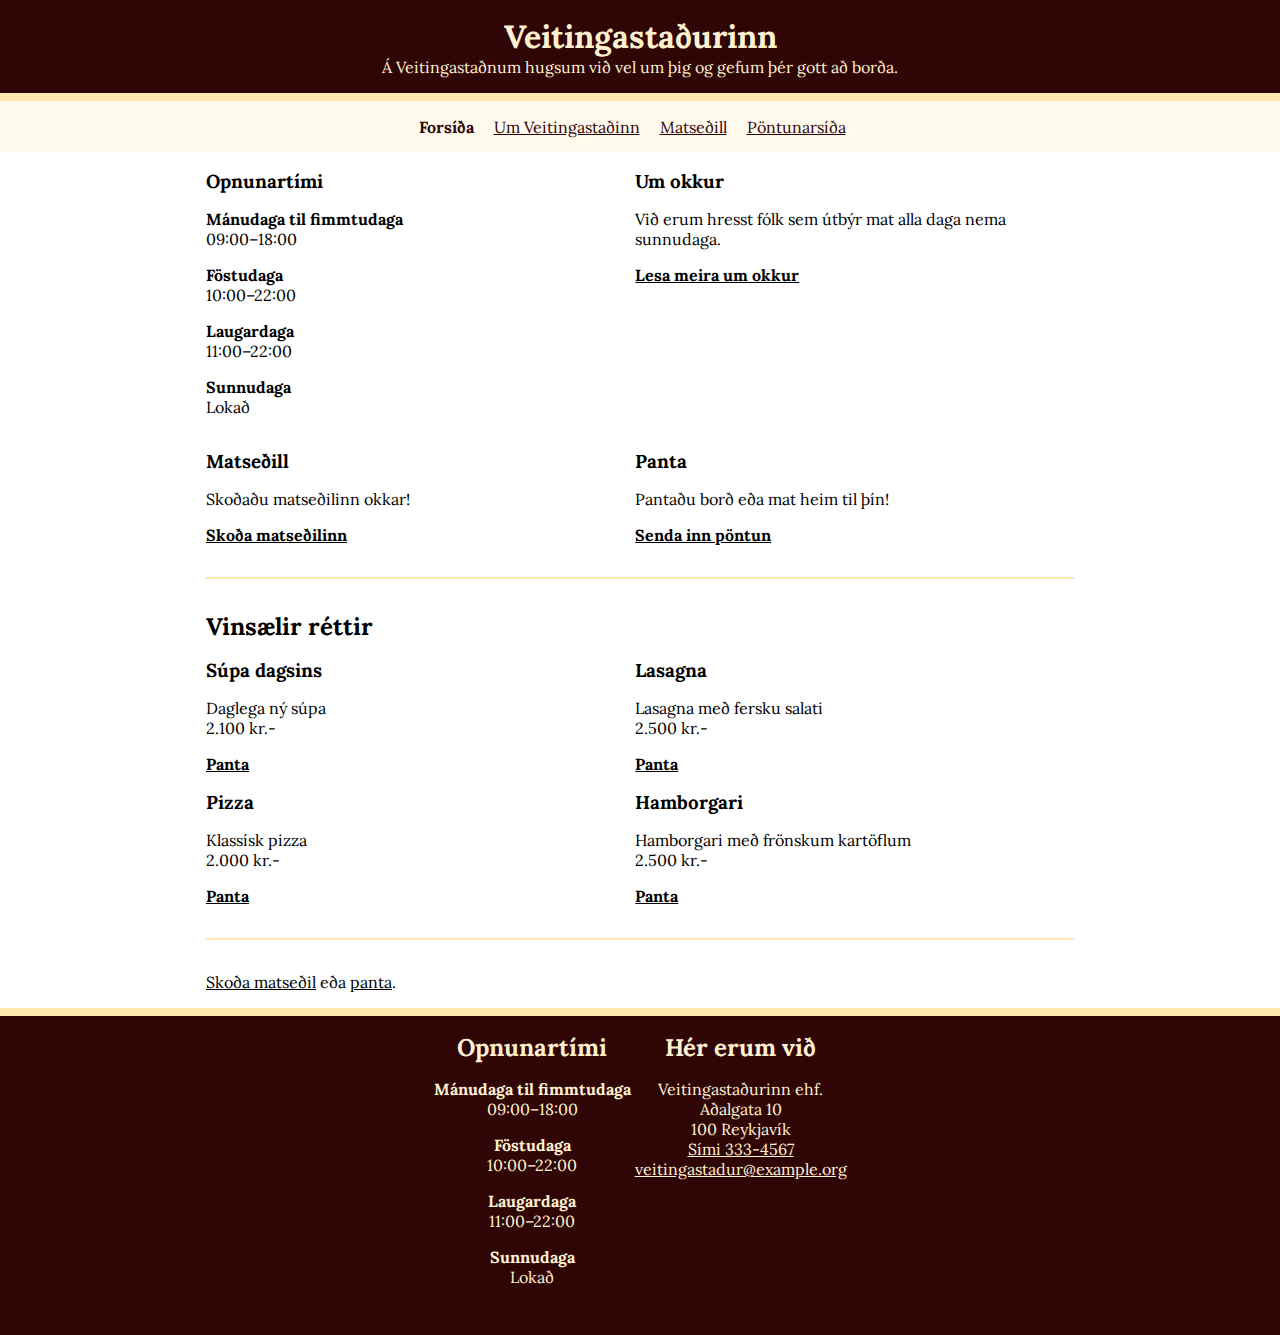
<file: verkefni3Synilausn/index.html>
<!DOCTYPE html>
<html lang="is">

<head>
  <meta charset="utf-8">
  <title>Veitingastaðurinn</title>
  <link rel="preconnect" href="https://fonts.googleapis.com">
  <link rel="preconnect" href="https://fonts.gstatic.com" crossorigin>
  <link href="https://fonts.googleapis.com/css2?family=Lora:wght@400;700&display=swap" rel="stylesheet">
  <link rel="stylesheet" href="./styles.css">
  <meta name="description" content="Forsíða Veitingastaðsins, veitingastaður með allar þær veitingar sem þig vantar.">
  <meta property="og:title" content="Veitingastaðurinn">
  <meta property="og:description" content="Velkomin á Veitingastaðinn!">
  <meta property="og:image" content="./myndir/sharing.jpg">
</head>

<body>
  <header>
    <h1>Veitingastaðurinn</h1>
    <p>Á Veitingastaðnum hugsum við vel um þig og gefum þér gott að borða.</p>
  </header>

  <p class="sr-only"><a href="#efni">Beint í efni</a></p>

  <nav>
    <ul>
      <li><strong>Forsíða</strong></li>
      <li><a href="sidur/um.html">Um Veitingastaðinn</a></li>
      <li><a href="sidur/matsedill.html">Matseðill</a></li>
      <li><a href="sidur/pontun.html">Pöntunarsíða</a></li>
    </ul>
  </nav>

  <main id="efni">
    <div class="boxes">
      <section class="box">
        <h3>Opnunartími</h3>
        <dl>
          <dt>Mánudaga til fimmtudaga</dt>
          <dd>09:00–18:00</dd>
          <dt>Föstudaga</dt>
          <dd>10:00–22:00</dd>
          <dt>Laugardaga</dt>
          <dd>11:00–22:00</dd>
          <dt>Sunnudaga</dt>
          <dd>Lokað</dd>
        </dl>
      </section>

      <section class="box">
        <h3>Um okkur</h3>
        <p>Við erum hresst fólk sem útbýr mat alla daga nema sunnudaga.</p>
        <a href="./sidur/um.html">Lesa meira um okkur</a>
      </section>

      <section class="box">
        <h3>Matseðill</h3>
        <p>Skoðaðu matseðilinn okkar!</p>
        <a href="./sidur/matsedill.html">Skoða matseðilinn</a>
      </section>

      <section class="box">
        <h3>Panta</h3>
        <p>Pantaðu borð eða mat heim til þín!</p>
        <a href="./sidur/pontun.html">Senda inn pöntun</a>
      </section>
    </div>

    <section class="popular">
      <h2>Vinsælir réttir</h2>

      <ul class="boxes">
        <li class="box">
          <h3>Súpa dagsins</h3>
          <p>Daglega ný súpa</p>
          <p>2.100 kr.-</p>
          <a href="./sidur/panta.html">Panta</a>
        </li>
        <li class="box">
          <h3>Lasagna</h3>
          <p>Lasagna með fersku salati</p>
          <p>2.500 kr.-</p>
          <a href="./sidur/panta.html">Panta</a>
        </li>
        <li class="box">
          <h3>Pizza</h3>
          <p>Klassísk pizza</p>
          <p>2.000 kr.-</p>
          <a href="./sidur/panta.html">Panta</a>
        </li>
        <li class="box">
          <h3>Hamborgari</h3>
          <p>Hamborgari með frönskum kartöflum</p>
          <p>2.500 kr.-</p>
          <a href="./sidur/panta.html">Panta</a>
        </li>
      </ul>
      <p><a href="./sidur/matsedill.html">Skoða matseðil</a> eða <a href="./sidur/panta.html">panta</a>.</p>
    </section>
  </main>

  <footer>
    <section>
      <h2>Opnunartími</h2>
      <dl>
        <dt>Mánudaga til fimmtudaga</dt>
        <dd>09:00–18:00</dd>
        <dt>Föstudaga</dt>
        <dd>10:00–22:00</dd>
        <dt>Laugardaga</dt>
        <dd>11:00–22:00</dd>
        <dt>Sunnudaga</dt>
        <dd>Lokað</dd>
      </dl>
    </section>

    <section>
      <h2>Hér erum við</h2>
      <ul>
        <li>Veitingastaðurinn ehf.</li>
        <li>Aðalgata 10</li>
        <li>100 Reykjavík</li>
        <li><a href="tel:3334567">Sími 333-4567</a></li>
        <li>
          <a href="mailto:veitingastadur@example.org">veitingastadur@example.org</a>
        </li>
      </ul>
    </section>
  </footer>
</body>

</html>
</file>
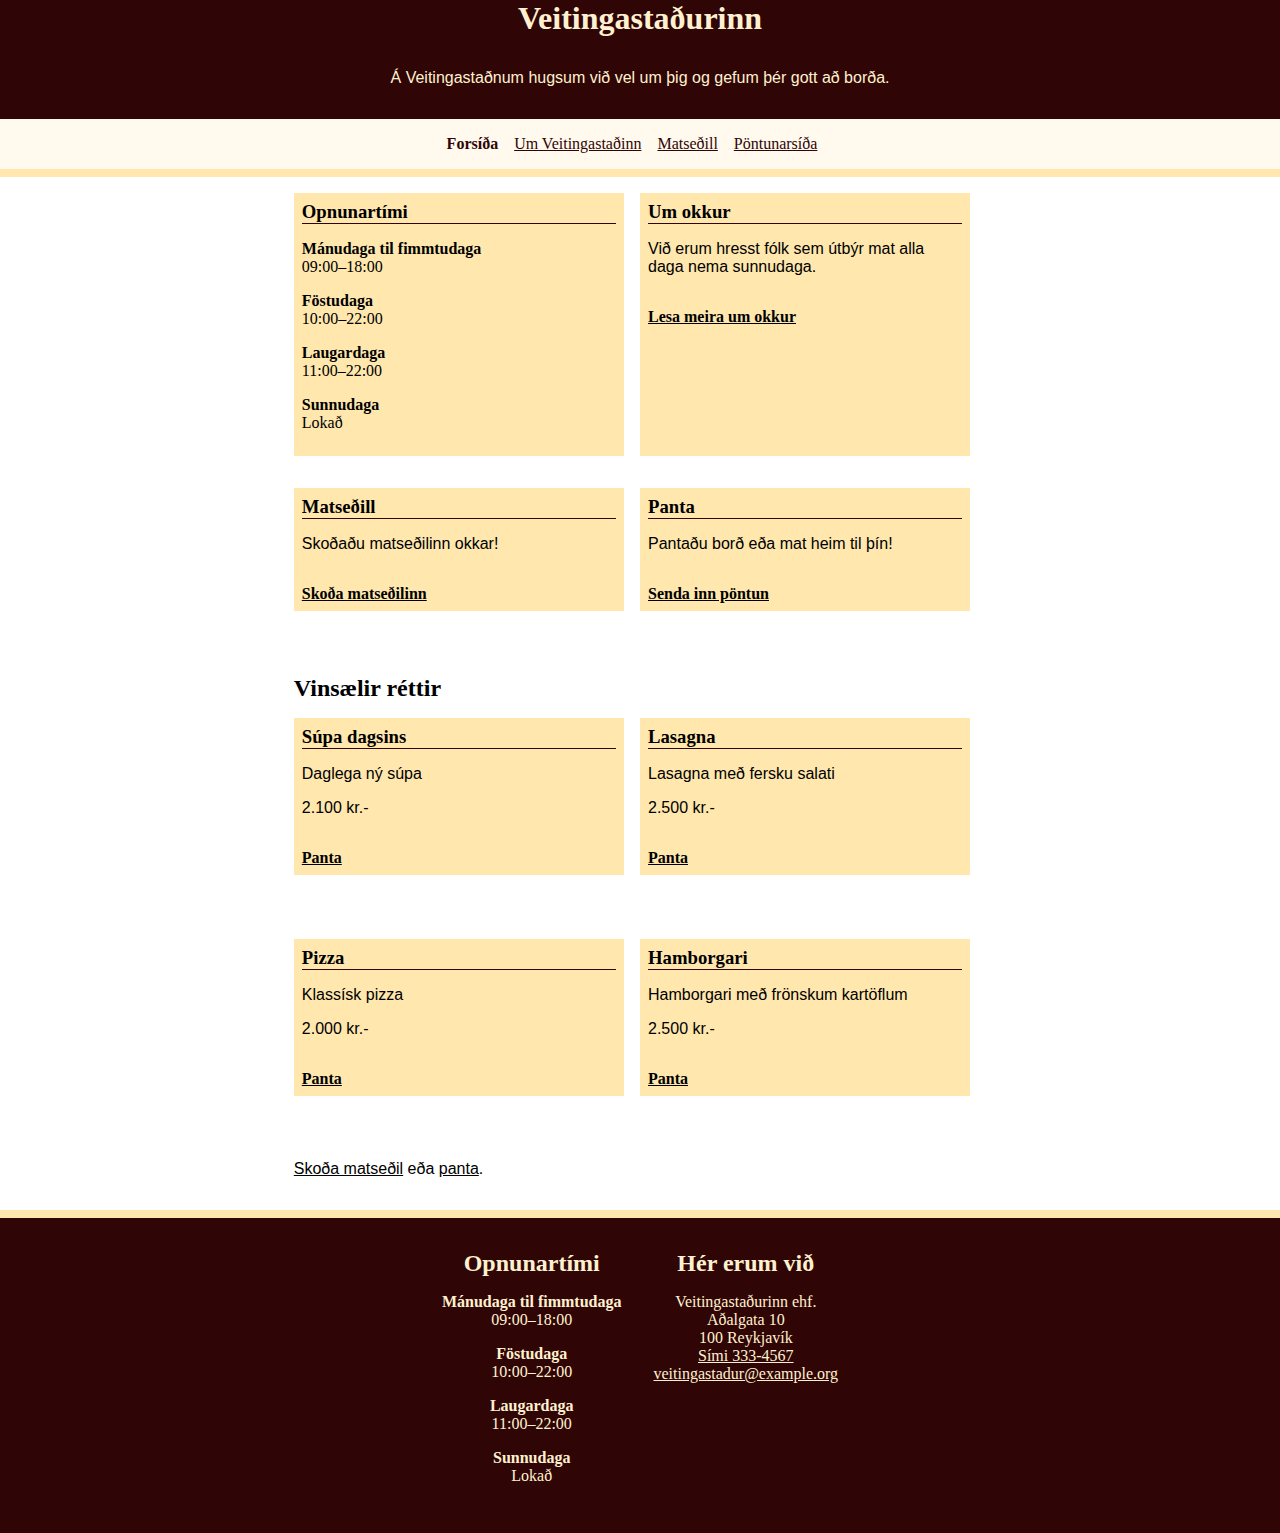
<file: Verkefni4/index.html>
<!DOCTYPE html>
<html lang="is">

<head>
  <meta charset="utf-8">
  <title>Veitingastaðurinn</title>
  <link rel="stylesheet" href="./styles.css">
  <meta name="description" content="Forsíða Veitingastaðsins, veitingastaður með allar þær veitingar sem þig vantar.">
  <meta property="og:title" content="Veitingastaðurinn">
  <meta property="og:description" content="Velkomin á Veitingastaðinn!">
  <meta property="og:image" content="./myndir/sharing.jpg">
</head>

<body>
  <div class="wrapper">
    <div class="header">
      <header>
        <h1>Veitingastaðurinn</h1>
        <p>Á Veitingastaðnum hugsum við vel um þig og gefum þér gott að borða.</p>
      </header>

      <p class="sr-only"><a href="#efni">Beint í efni</a></p>

      <nav class="navigation">
        <ul>
          <li><strong>Forsíða</strong></li>
          <li><a href="sidur/um.html">Um Veitingastaðinn</a></li>
          <li><a href="sidur/matsedill.html">Matseðill</a></li>
          <li><a href="sidur/pontun.html">Pöntunarsíða</a></li>
        </ul>
      </nav>
    </div>

    <main class="main" id="efni">
      <div class="boxes">
        <div class="row-container">
        <section class="box">
          <h3 class="title">Opnunartími</h3>
          <div class="content">
            <dl>
              <dt>Mánudaga til fimmtudaga</dt>
              <dd>09:00–18:00</dd>
              <dt>Föstudaga</dt>
              <dd>10:00–22:00</dd>
              <dt>Laugardaga</dt>
              <dd>11:00–22:00</dd>
              <dt>Sunnudaga</dt>
              <dd>Lokað</dd>
            </dl>
          </div>
        </section>

        <section class="box">
          <h3 class="title">Um okkur</h3>
          <div class="content">
            <p>Við erum hresst fólk sem útbýr mat alla daga nema sunnudaga.</p>
          </div>
          <a class="link" href="./sidur/um.html">Lesa meira um okkur</a>
        </section>
      </div>
      <div class="row-container">
        <section class="box">
          <h3 class="title">Matseðill</h3>
          <div class="content">
            <p>Skoðaðu matseðilinn okkar!</p>
          </div>
          <a class="link" href="./sidur/matsedill.html">Skoða matseðilinn</a>
        </section>

        <section class="box">
          <h3 class="title">Panta</h3>
          <div class="contnet">
            <p>Pantaðu borð eða mat heim til þín!</p>
          </div>
          <a class="link" href="./sidur/pontun.html">Senda inn pöntun</a>
        </section>
      </div>
    </div>

      <section class="popular">
        <h2>Vinsælir réttir</h2>
        <div class="row-container"> 
        <ul class="boxes">
          <li class="box">
            <h3 class="title">Súpa dagsins</h3>
            <div class="content">
              <p>Daglega ný súpa</p>
              <p>2.100 kr.-</p>
            </div>
            <a class="link" href="./sidur/panta.html">Panta</a>
          </li>
        </ul>
          <ul class="boxes"> 
          <li class="box">
            <h3 class="title">Lasagna</h3>
            <div class="content">
              <p>Lasagna með fersku salati</p>
              <p>2.500 kr.-</p>
            </div>
            <a class="link" href="./sidur/panta.html">Panta</a>
          </li>
        </div>
        </ul>
        <div class="row-container"> 
          <ul class="boxes"> 
          <li class="box">
            <h3 class="title">Pizza</h3>
            <div class="content">
              <p>Klassísk pizza</p>
              <p>2.000 kr.-</p>
            </div>
            <a class="link" href="./sidur/panta.html">Panta</a>
          </li>
          </ul>
          <ul class="boxes"> 
          <li class="box">
            <h3 class="title">Hamborgari</h3>
            <div class="content">
              <p>Hamborgari með frönskum kartöflum</p>
              <p>2.500 kr.-</p>
            </div>
            <a class="link" href="./sidur/panta.html">Panta</a>
          </li>
        </ul>
        
      </div>
        <p><a href="./sidur/matsedill.html">Skoða matseðil</a> eða <a href="./sidur/panta.html">panta</a>.</p>
      </section>
    </main>

    <footer class="footer">
      <section>
        <h2>Opnunartími</h2>
        <dl>
          <dt>Mánudaga til fimmtudaga</dt>
          <dd>09:00–18:00</dd>
          <dt>Föstudaga</dt>
          <dd>10:00–22:00</dd>
          <dt>Laugardaga</dt>
          <dd>11:00–22:00</dd>
          <dt>Sunnudaga</dt>
          <dd>Lokað</dd>
        </dl>
      </section>

      <section>
        <h2>Hér erum við</h2>
        <ul>
          <li>Veitingastaðurinn ehf.</li>
          <li>Aðalgata 10</li>
          <li>100 Reykjavík</li>
          <li><a href="tel:3334567">Sími 333-4567</a></li>
          <li>
            <a href="mailto:veitingastadur@example.org">veitingastadur@example.org</a>
          </li>
        </ul>
      </section>
    </footer>
  </div>
</body>

</html>
</file>
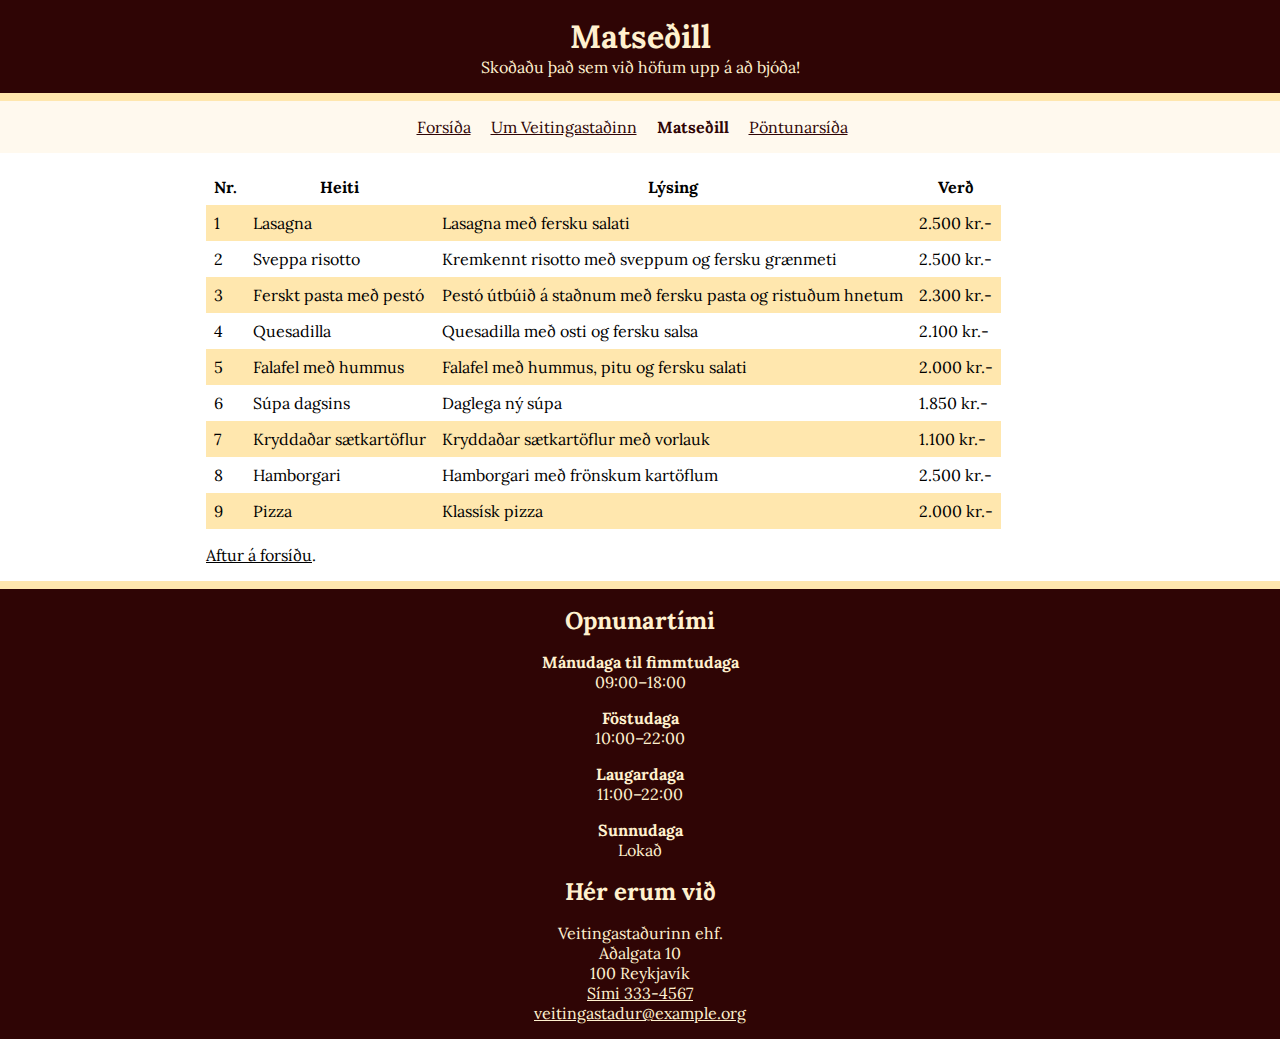
<file: verkefni3Synilausn/sidur/matsedill.html>
<!DOCTYPE html>
<html lang="is">

<head>
  <meta charset="utf-8">
  <title>Matseðill | Veitingastaðurinn</title>
  <link rel="preconnect" href="https://fonts.googleapis.com">
  <link rel="preconnect" href="https://fonts.gstatic.com" crossorigin>
  <link href="https://fonts.googleapis.com/css2?family=Lora:wght@400;700&display=swap" rel="stylesheet">
  <link rel="stylesheet" href="../styles.css">
  <meta name="description" content="Um Veitingastaðinn, saga og starfsfólk.">
  <meta property="og:title" content="Veitingastaðurinn">
  <meta property="og:description" content="Um Veitingastaðinn, saga og starfsfólk.">
  <meta property="og:image" content="./myndir/sharing.jpg">
</head>

<body>
  <header>
    <h1>Matseðill</h1>
    <p>Skoðaðu það sem við höfum upp á að bjóða!</p>
  </header>

  <p class="sr-only"><a href="#efni">Beint í efni</a></p>

  <nav>
    <ul>
      <li><a href="../index.html">Forsíða</a></li>
      <li><a href="./um.html">Um Veitingastaðinn</a></li>
      <li><strong>Matseðill</strong></li>
      <li><a href="./pontun.html">Pöntunarsíða</a></li>
    </ul>
  </nav>

  <main id="efni">
    <table>
      <thead>
        <tr>
          <th>Nr.</th>
          <th>Heiti</th>
          <th>Lýsing</th>
          <th>Verð</th>
        </tr>
      </thead>
      <tbody>
        <tr>
          <td>1</td>
          <td>Lasagna</td>
          <td>Lasagna með fersku salati</td>
          <td>2.500 kr.-</td>
        </tr>
        <tr>
          <td>2</td>
          <td>Sveppa risotto</td>
          <td>Kremkennt risotto með sveppum og fersku grænmeti</td>
          <td>2.500 kr.-</td>
        </tr>
        <tr>
          <td>3</td>
          <td>Ferskt pasta með pestó</td>
          <td>
            Pestó útbúið á staðnum með fersku pasta og ristuðum hnetum
          </td>
          <td>2.300 kr.-</td>
        </tr>
        <tr>
          <td>4</td>
          <td>Quesadilla</td>
          <td>Quesadilla með osti og fersku salsa</td>
          <td>2.100 kr.-</td>
        </tr>
        <tr>
          <td>5</td>
          <td>Falafel með hummus</td>
          <td>Falafel með hummus, pitu og fersku salati</td>
          <td>2.000 kr.-</td>
        </tr>
        <tr>
          <td>6</td>
          <td>Súpa dagsins</td>
          <td>Daglega ný súpa</td>
          <td>1.850 kr.-</td>
        </tr>
        <tr>
          <td>7</td>
          <td>Kryddaðar sætkartöflur</td>
          <td>Kryddaðar sætkartöflur með vorlauk</td>
          <td>1.100 kr.-</td>
        </tr>
        <tr>
          <td>8</td>
          <td>Hamborgari</td>
          <td>Hamborgari með frönskum kartöflum</td>
          <td>2.500 kr.-</td>
        </tr>
        <tr>
          <td>9</td>
          <td>Pizza</td>
          <td>Klassísk pizza</td>
          <td>2.000 kr.-</td>
        </tr>
      </tbody>
    </table>

    <p><a href="../index.html">Aftur á forsíðu</a>.</p>
  </main>

  <footer>
    <h2>Opnunartími</h2>
    <dl>
      <dt>Mánudaga til fimmtudaga</dt>
      <dd>09:00–18:00</dd>
      <dt>Föstudaga</dt>
      <dd>10:00–22:00</dd>
      <dt>Laugardaga</dt>
      <dd>11:00–22:00</dd>
      <dt>Sunnudaga</dt>
      <dd>Lokað</dd>
    </dl>

    <h2>Hér erum við</h2>
    <ul>
      <li>Veitingastaðurinn ehf.</li>
      <li>Aðalgata 10</li>
      <li>100 Reykjavík</li>
      <li><a href="tel:3334567">Sími 333-4567</a></li>
      <li>
        <a href="mailto:veitingastadur@example.org">veitingastadur@example.org</a>
      </li>
    </ul>
  </footer>
</body>

</html>
</file>
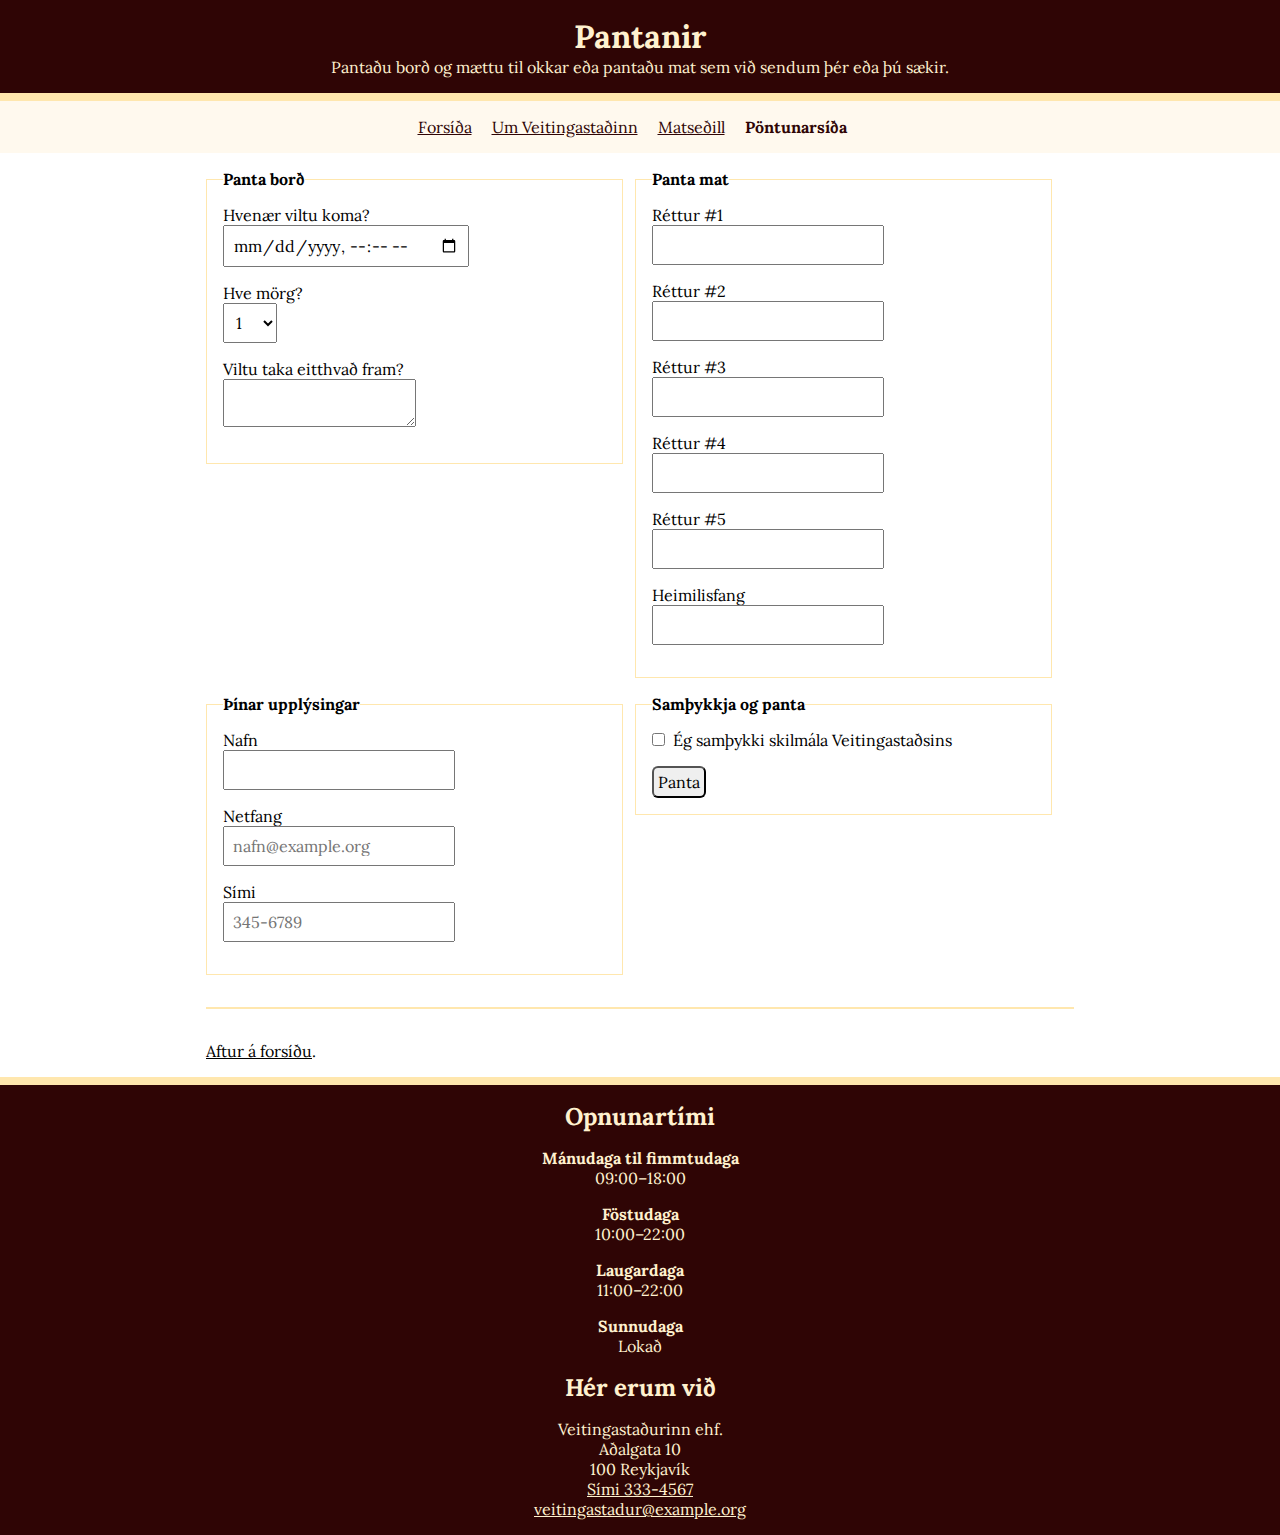
<file: verkefni3Synilausn/sidur/pontun.html>
<!DOCTYPE html>
<html lang="is">

<head>
  <meta charset="utf-8">
  <title>Pantanir | Veitingastaðurinn</title>
  <link rel="preconnect" href="https://fonts.googleapis.com">
  <link rel="preconnect" href="https://fonts.gstatic.com" crossorigin>
  <link href="https://fonts.googleapis.com/css2?family=Lora:wght@400;700&display=swap" rel="stylesheet">
  <link rel="stylesheet" href="../styles.css">
  <meta name="description" content="Um Veitingastaðinn, saga og starfsfólk.">
  <meta property="og:title" content="Veitingastaðurinn">
  <meta property="og:description" content="Um Veitingastaðinn, saga og starfsfólk.">
  <meta property="og:image" content="./myndir/sharing.jpg">
</head>

<body>
  <header>
    <h1>Pantanir</h1>
    <p>
      Pantaðu borð og mættu til okkar eða pantaðu mat sem við sendum þér eða
      þú sækir.
    </p>
  </header>

  <p class="sr-only"><a href="#efni">Beint í efni</a></p>

  <nav>
    <ul>
      <li><a href="../index.html">Forsíða</a></li>
      <li><a href="./um.html">Um Veitingastaðinn</a></li>
      <li><a href="./matsedill.html">Matseðill</a></li>
      <li><strong>Pöntunarsíða</strong></li>
    </ul>
  </nav>

  <main id="efni">
    <form method="post" action="." class="boxes">
      <fieldset class="box">
        <legend>Panta borð</legend>
        <div>
          <label for="when">Hvenær viltu koma?</label>
          <input type="datetime-local" id="when" name="when">
        </div>
        <div>
          <label for="size">Hve mörg?</label>
          <select id="size">
            <option>1</option>
            <option>2</option>
            <option>3</option>
            <option>4</option>
            <option>5</option>
            <option>6</option>
            <option>7</option>
            <option>8</option>
            <option>9</option>
            <option>10</option>
          </select>
        </div>
        <div>
          <label for="special">Viltu taka eitthvað fram?</label>
          <textarea id="special"></textarea>
        </div>
      </fieldset>
      <fieldset class="box">
        <legend>Panta mat</legend>
        <div>
          <label for="food1">Réttur #1</label>
          <input id="food1" list="foods">
        </div>
        <div>
          <label for="food2">Réttur #2</label>
          <input id="food2" list="foods">
        </div>
        <div>
          <label for="food3">Réttur #3</label>
          <input id="food3" list="foods">
        </div>
        <div>
          <label for="food4">Réttur #4</label>
          <input id="food4" list="foods">
        </div>
        <div>
          <label for="food5">Réttur #5</label>
          <input id="food5" list="foods">
        </div>
        <div>
          <label for="address">Heimilisfang</label>
          <input type="text" id="address">
        </div>
      </fieldset>

      <fieldset class="box">
        <legend>Þínar upplýsingar</legend>
        <div>
          <label for="name">Nafn</label>
          <input id="name" type="text" required>
        </div>
        <div>
          <label for="email">Netfang</label>
          <input id="email" name="email" type="email" required placeholder="nafn@example.org">
        </div>
        <div>
          <label for="phone">Sími</label>
          <input id="phone" type="tel" required placeholder="345-6789">
        </div>
      </fieldset>
      <fieldset class="box">
        <legend>Samþykkja og panta</legend>
        <div>
          <label>
            <input type="checkbox" name="terms">Ég samþykki skilmála
            Veitingastaðsins</label>
        </div>
        <button>Panta</button>
      </fieldset>
      <datalist id="foods">
        <option>Lasagna</option>
        <option>Sveppa risotto</option>
        <option>Ferskt pasta</option>
        <option>Quesadilla</option>
        <option>Falafel með</option>
        <option>Súpa dagsins</option>
        <option>Kryddaðar sætkartöflur</option>
        <option>Hamborgari</option>
        <option>Pizza</option>
      </datalist>
    </form>
    <p><a href="../index.html">Aftur á forsíðu</a>.</p>
  </main>

  <footer>
    <h2>Opnunartími</h2>
    <dl>
      <dt>Mánudaga til fimmtudaga</dt>
      <dd>09:00–18:00</dd>
      <dt>Föstudaga</dt>
      <dd>10:00–22:00</dd>
      <dt>Laugardaga</dt>
      <dd>11:00–22:00</dd>
      <dt>Sunnudaga</dt>
      <dd>Lokað</dd>
    </dl>

    <h2>Hér erum við</h2>
    <ul>
      <li>Veitingastaðurinn ehf.</li>
      <li>Aðalgata 10</li>
      <li>100 Reykjavík</li>
      <li><a href="tel:3334567">Sími 333-4567</a></li>
      <li>
        <a href="mailto:veitingastadur@example.org">veitingastadur@example.org</a>
      </li>
    </ul>
  </footer>
</body>

</html>
</file>
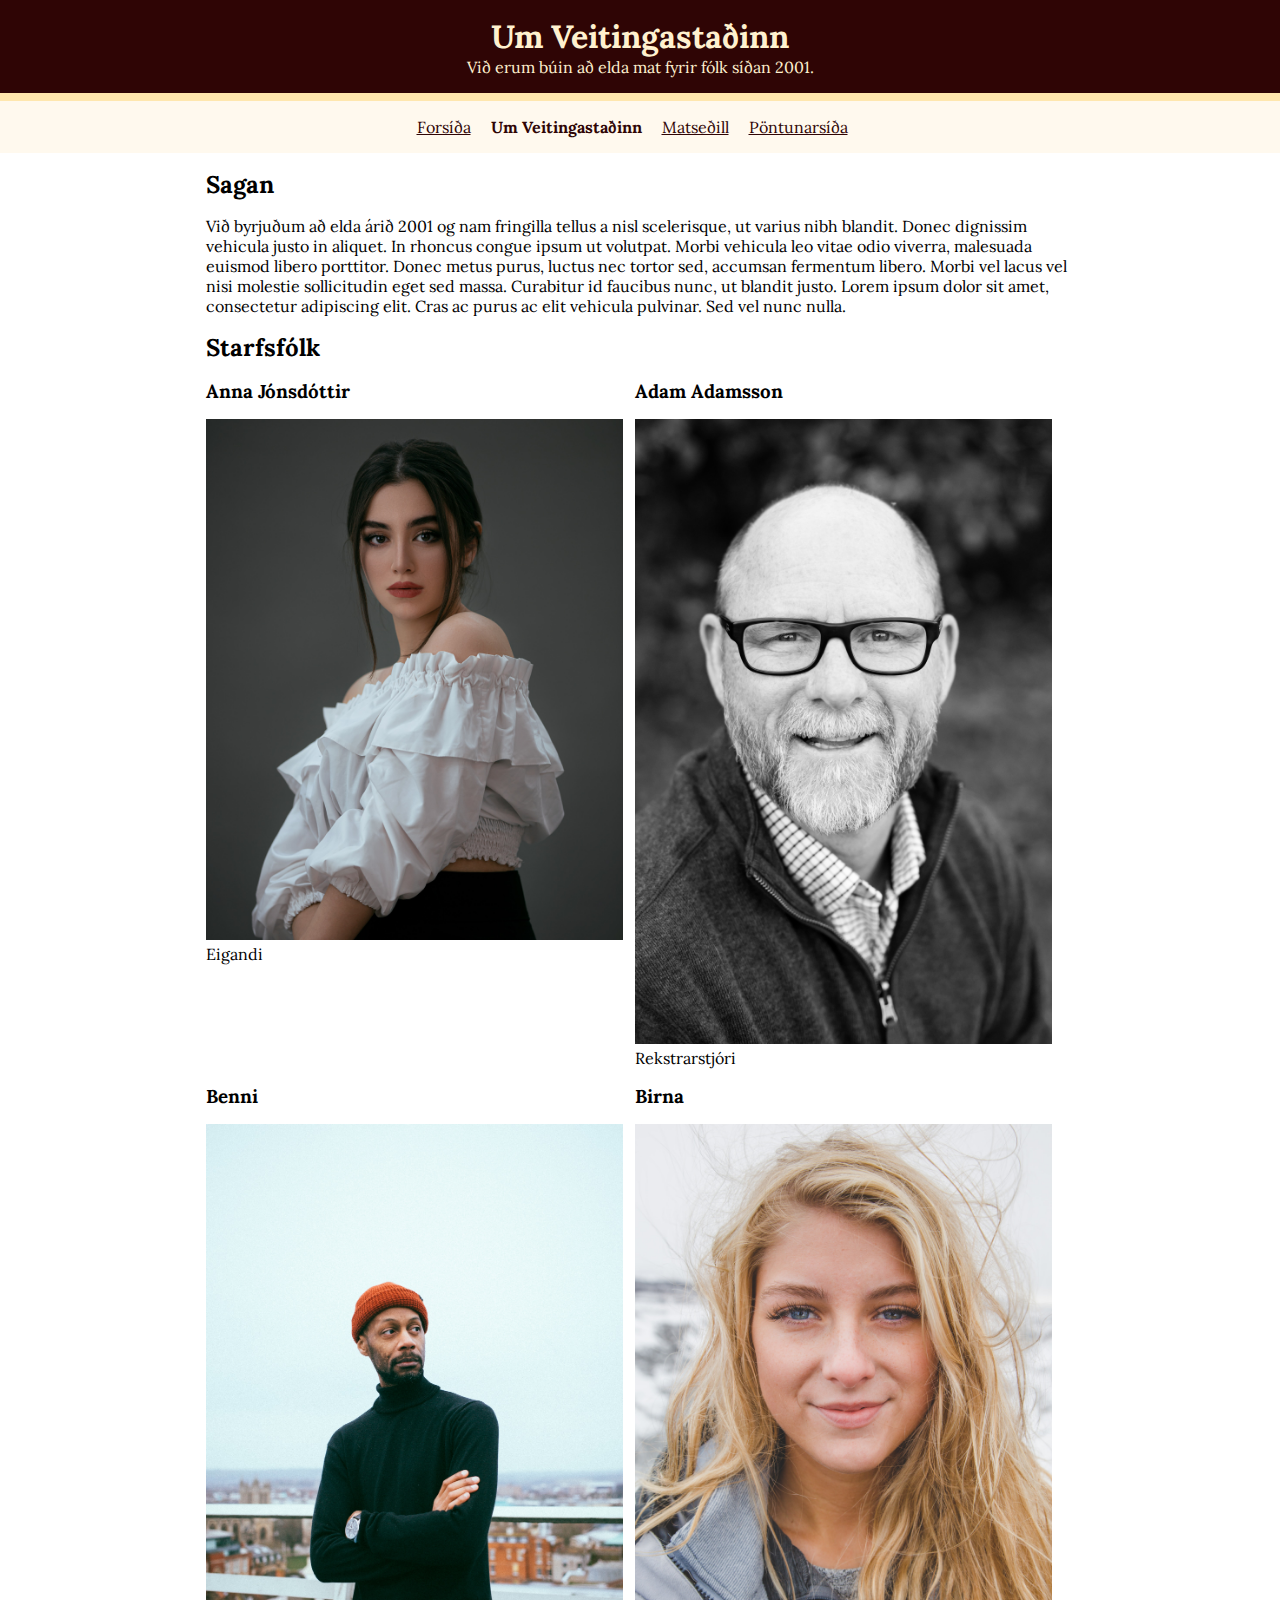
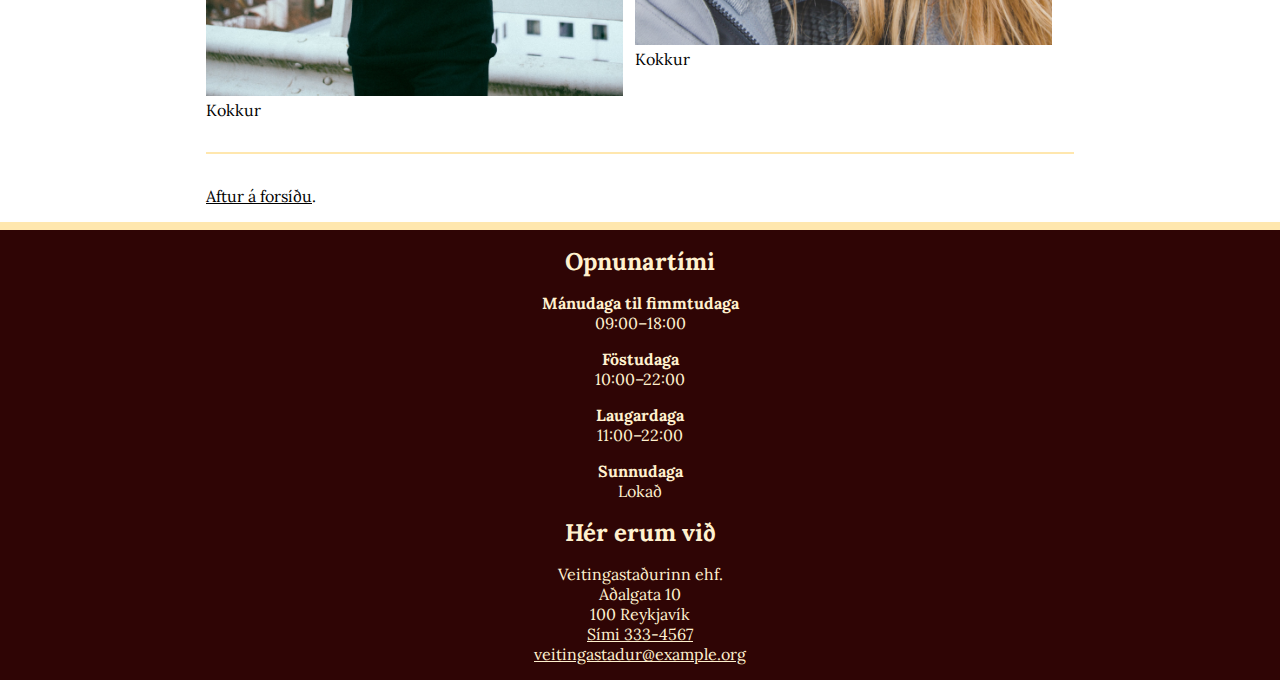
<file: verkefni3Synilausn/sidur/um.html>
<!DOCTYPE html>
<html lang="is">

<head>
  <meta charset="utf-8">
  <title>Um | Veitingastaðurinn</title>
  <link rel="preconnect" href="https://fonts.googleapis.com">
  <link rel="preconnect" href="https://fonts.gstatic.com" crossorigin>
  <link href="https://fonts.googleapis.com/css2?family=Lora:wght@400;700&display=swap" rel="stylesheet">
  <link rel="stylesheet" href="../styles.css">
  <meta name="description" content="Um Veitingastaðinn, saga og starfsfólk.">
  <meta property="og:title" content="Veitingastaðurinn">
  <meta property="og:description" content="Um Veitingastaðinn, saga og starfsfólk.">
  <meta property="og:image" content="./myndir/sharing.jpg">
</head>

<body>
  <header>
    <h1>Um Veitingastaðinn</h1>
    <p>Við erum búin að elda mat fyrir fólk síðan 2001.</p>
  </header>

  <p class="sr-only"><a href="#efni">Beint í efni</a></p>

  <nav>
    <ul>
      <li><a href="../index.html">Forsíða</a></li>
      <li><strong>Um Veitingastaðinn</strong></li>
      <li><a href="./matsedill.html">Matseðill</a></li>
      <li><a href="./pontun.html">Pöntunarsíða</a></li>
    </ul>
  </nav>

  <main id="efni">
    <section>
      <h2>Sagan</h2>
      <p>Við byrjuðum að elda árið 2001 og nam fringilla tellus a nisl scelerisque, ut varius nibh blandit. Donec
        dignissim vehicula justo in aliquet. In rhoncus congue ipsum ut volutpat. Morbi vehicula leo vitae odio viverra,
        malesuada euismod libero porttitor. Donec metus purus, luctus nec tortor sed, accumsan fermentum libero. Morbi
        vel lacus vel nisi molestie sollicitudin eget sed massa. Curabitur id faucibus nunc, ut blandit justo. Lorem
        ipsum dolor sit amet, consectetur adipiscing elit. Cras ac purus ac elit vehicula pulvinar. Sed vel nunc nulla.

      </p>
    </section>

    <section>
      <h2>Starfsfólk</h2>
      <ul class="boxes">
        <li class="box">
          <h3>Anna Jónsdóttir</h3>
          <img src="../myndir/anna.jpg" width="500" alt="">
          <p>Eigandi</p>
        </li>
        <li class="box">
          <h3>Adam Adamsson</h3>
          <img src="../myndir/adam.jpg" width="500" alt="">
          <p>Rekstrarstjóri</p>
        </li>
        <li class="box">
          <h3>Benni</h3>
          <img src="../myndir/benni.jpg" width="500" alt="">
          <p>Kokkur</p>
        </li>
        <li class="box">
          <h3>Birna</h3>
          <img src="../myndir/birna.jpg" width="500" alt="">
          <p>Kokkur</p>
        </li>
      </ul>
    </section>
    <p><a href="../index.html">Aftur á forsíðu</a>.</p>
  </main>

  <footer>
    <h2>Opnunartími</h2>
    <dl>
      <dt>Mánudaga til fimmtudaga</dt>
      <dd>09:00–18:00</dd>
      <dt>Föstudaga</dt>
      <dd>10:00–22:00</dd>
      <dt>Laugardaga</dt>
      <dd>11:00–22:00</dd>
      <dt>Sunnudaga</dt>
      <dd>Lokað</dd>
    </dl>

    <h2>Hér erum við</h2>
    <ul>
      <li>Veitingastaðurinn ehf.</li>
      <li>Aðalgata 10</li>
      <li>100 Reykjavík</li>
      <li><a href="tel:3334567">Sími 333-4567</a></li>
      <li>
        <a href="mailto:veitingastadur@example.org">veitingastadur@example.org</a>
      </li>
    </ul>
  </footer>
</body>

</html>
</file>
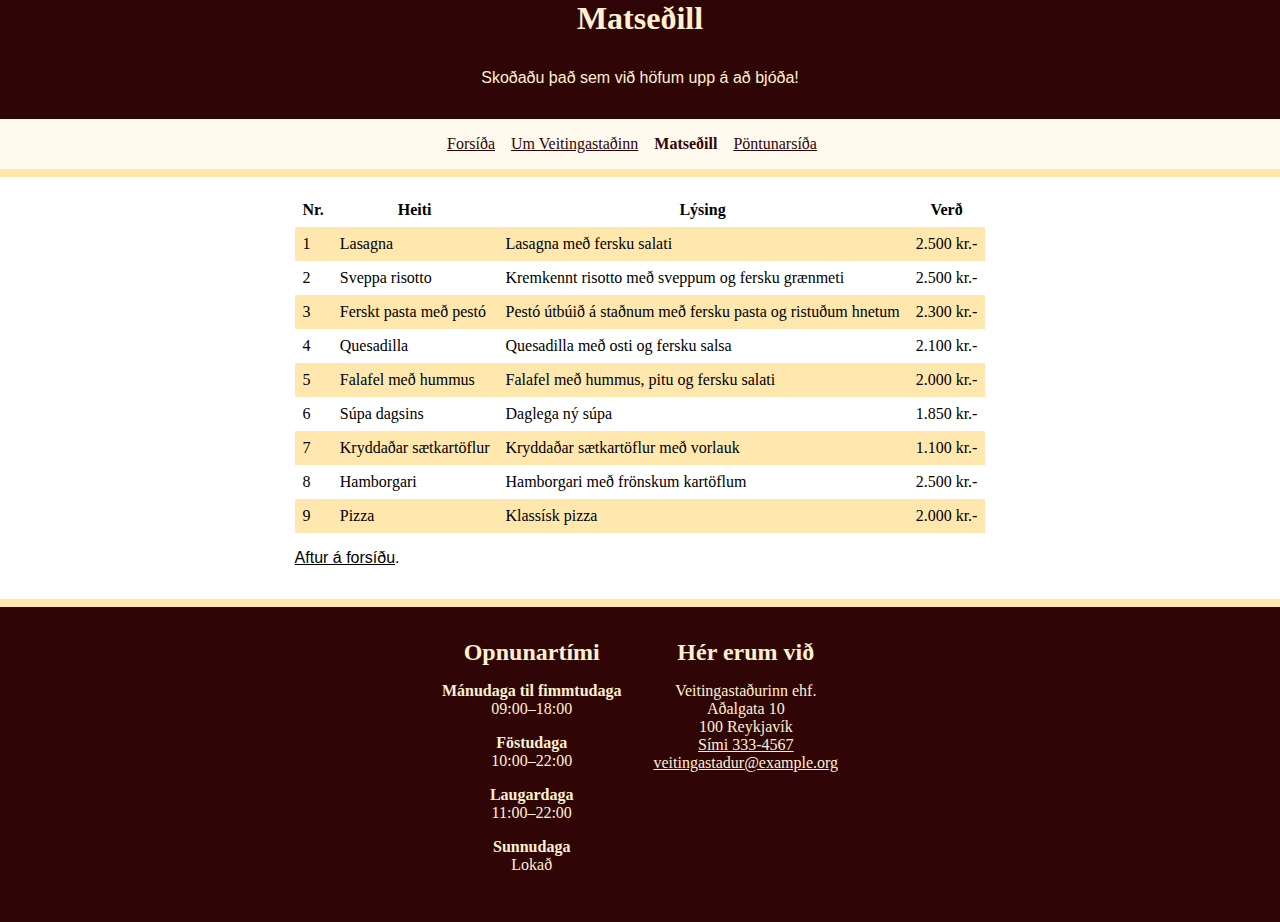
<file: Verkefni4/sidur/matsedill.html>
<!DOCTYPE html>
<html lang="is">

<head>
  <meta charset="utf-8">
  <title>Matseðill | Veitingastaðurinn</title>
  <link rel="stylesheet" href="../styles.css">
  <meta name="description" content="Um Veitingastaðinn, saga og starfsfólk.">
  <meta property="og:title" content="Veitingastaðurinn">
  <meta property="og:description" content="Um Veitingastaðinn, saga og starfsfólk.">
  <meta property="og:image" content="./myndir/sharing.jpg">
</head>

<body>
  <div class="wrapper">
    <div class="header">
      <header>
        <h1>Matseðill</h1>
        <p>Skoðaðu það sem við höfum upp á að bjóða!</p>
      </header>

      <p class="sr-only"><a href="#efni">Beint í efni</a></p>

      <nav class="navigation">
        <ul>
          <li><a href="../index.html">Forsíða</a></li>
          <li><a href="./um.html">Um Veitingastaðinn</a></li>
          <li><strong>Matseðill</strong></li>
          <li><a href="./pontun.html">Pöntunarsíða</a></li>
        </ul>
      </nav>

    </div>
    <main class="main" id="efni">
      <table>
        <thead>
          <tr>
            <th>Nr.</th>
            <th>Heiti</th>
            <th>Lýsing</th>
            <th>Verð</th>
          </tr>
        </thead>
        <tbody>
          <tr>
            <td>1</td>
            <td>Lasagna</td>
            <td>Lasagna með fersku salati</td>
            <td>2.500 kr.-</td>
          </tr>
          <tr>
            <td>2</td>
            <td>Sveppa risotto</td>
            <td>Kremkennt risotto með sveppum og fersku grænmeti</td>
            <td>2.500 kr.-</td>
          </tr>
          <tr>
            <td>3</td>
            <td>Ferskt pasta með pestó</td>
            <td>
              Pestó útbúið á staðnum með fersku pasta og ristuðum hnetum
            </td>
            <td>2.300 kr.-</td>
          </tr>
          <tr>
            <td>4</td>
            <td>Quesadilla</td>
            <td>Quesadilla með osti og fersku salsa</td>
            <td>2.100 kr.-</td>
          </tr>
          <tr>
            <td>5</td>
            <td>Falafel með hummus</td>
            <td>Falafel með hummus, pitu og fersku salati</td>
            <td>2.000 kr.-</td>
          </tr>
          <tr>
            <td>6</td>
            <td>Súpa dagsins</td>
            <td>Daglega ný súpa</td>
            <td>1.850 kr.-</td>
          </tr>
          <tr>
            <td>7</td>
            <td>Kryddaðar sætkartöflur</td>
            <td>Kryddaðar sætkartöflur með vorlauk</td>
            <td>1.100 kr.-</td>
          </tr>
          <tr>
            <td>8</td>
            <td>Hamborgari</td>
            <td>Hamborgari með frönskum kartöflum</td>
            <td>2.500 kr.-</td>
          </tr>
          <tr>
            <td>9</td>
            <td>Pizza</td>
            <td>Klassísk pizza</td>
            <td>2.000 kr.-</td>
          </tr>
        </tbody>
      </table>

      <p><a href="../index.html">Aftur á forsíðu</a>.</p>
    </main>

    <footer class="footer">
      <section>
        <h2>Opnunartími</h2>
        <dl>
          <dt>Mánudaga til fimmtudaga</dt>
          <dd>09:00–18:00</dd>
          <dt>Föstudaga</dt>
          <dd>10:00–22:00</dd>
          <dt>Laugardaga</dt>
          <dd>11:00–22:00</dd>
          <dt>Sunnudaga</dt>
          <dd>Lokað</dd>
        </dl>
      </section>

      <section>
        <h2>Hér erum við</h2>
        <ul>
          <li>Veitingastaðurinn ehf.</li>
          <li>Aðalgata 10</li>
          <li>100 Reykjavík</li>
          <li><a href="tel:3334567">Sími 333-4567</a></li>
          <li>
            <a href="mailto:veitingastadur@example.org">veitingastadur@example.org</a>
          </li>
        </ul>
      </section>
    </footer>
  </div>
</body>

</html>
</file>
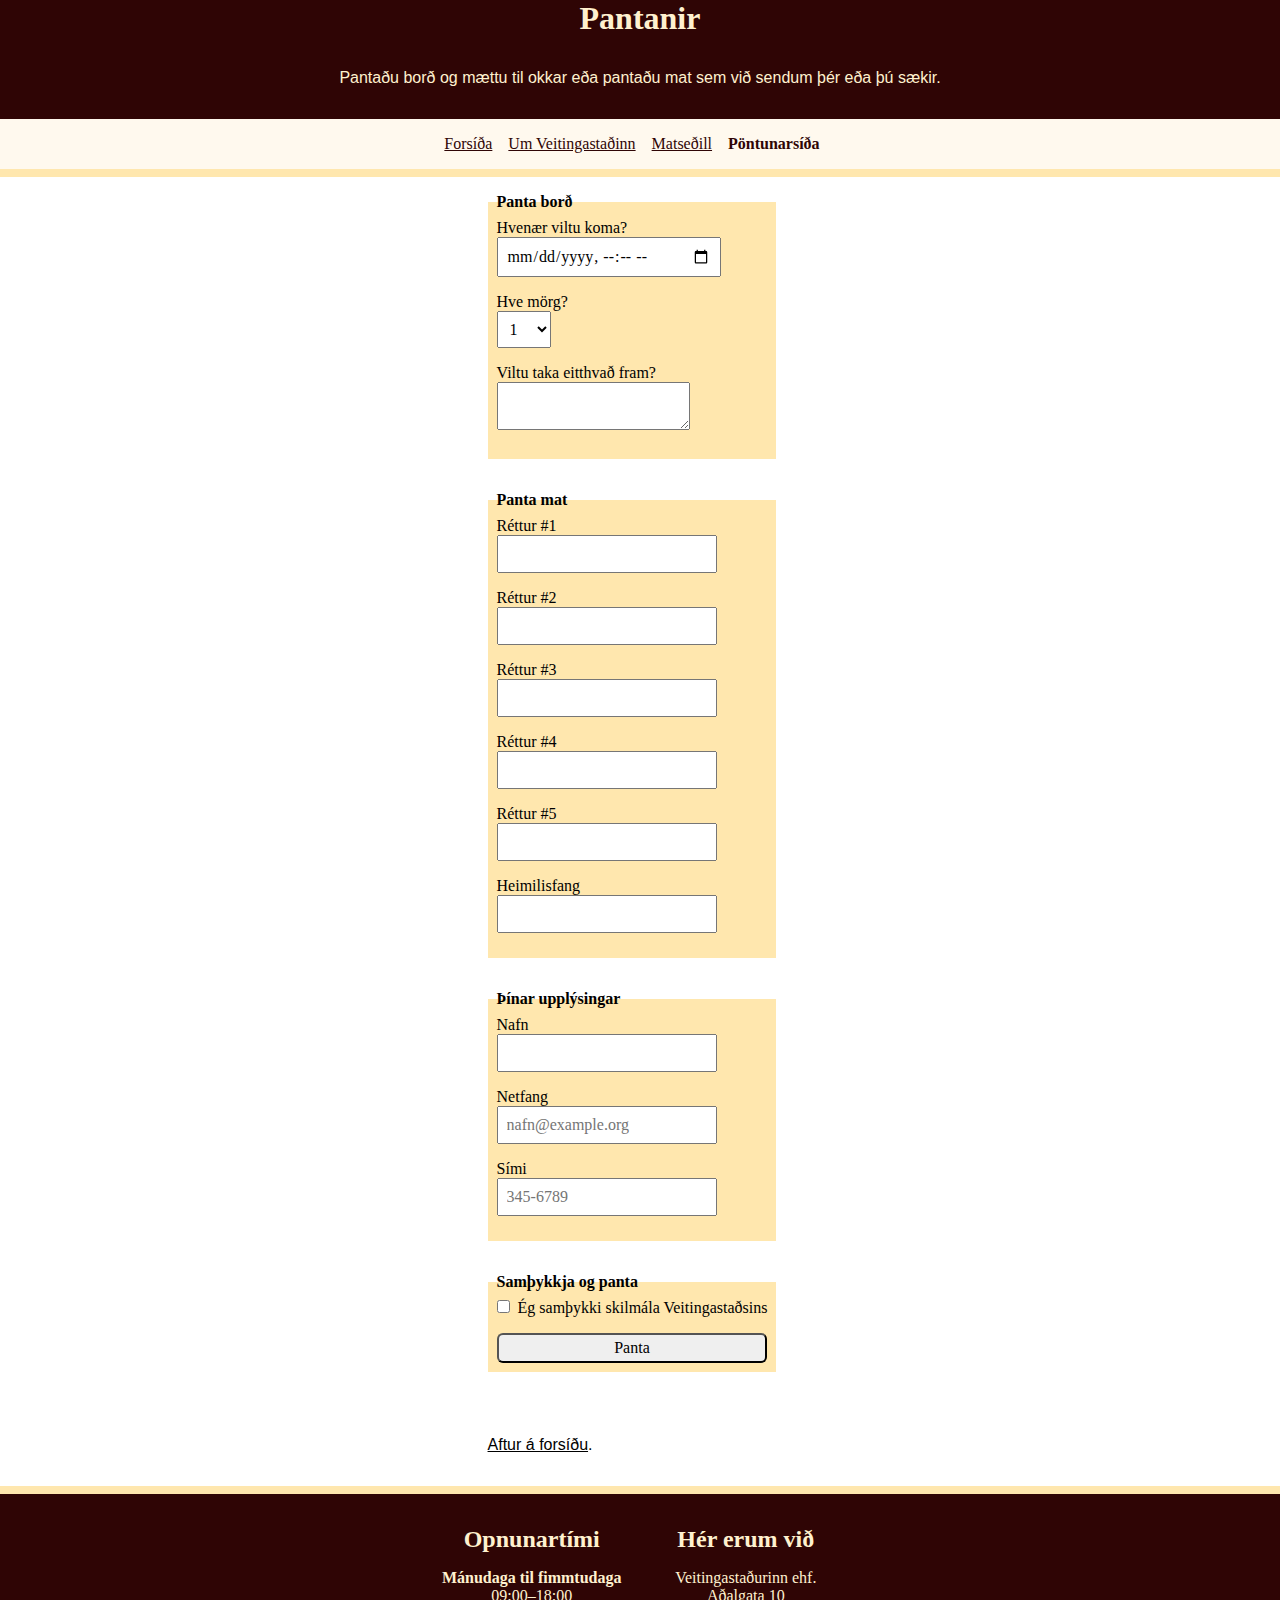
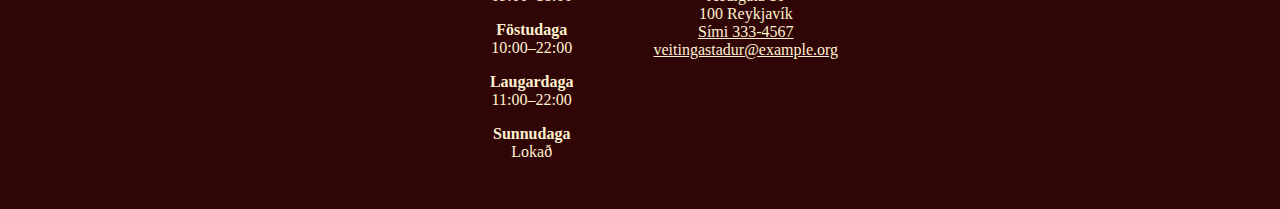
<file: Verkefni4/sidur/pontun.html>
<!DOCTYPE html>
<html lang="is">

<head>
  <meta charset="utf-8">
  <title>Pantanir | Veitingastaðurinn</title>
  <link rel="stylesheet" href="../styles.css">
  <meta name="description" content="Um Veitingastaðinn, saga og starfsfólk.">
  <meta property="og:title" content="Veitingastaðurinn">
  <meta property="og:description" content="Um Veitingastaðinn, saga og starfsfólk.">
  <meta property="og:image" content="./myndir/sharing.jpg">
</head>

<body>
  <div class="wrapper">
    <div class="header">
      <header>
        <h1>Pantanir</h1>
        <p>
          Pantaðu borð og mættu til okkar eða pantaðu mat sem við sendum þér eða
          þú sækir.
        </p>
      </header>

      <p class="sr-only"><a href="#efni">Beint í efni</a></p>

      <nav class="navigation">
        <ul>
          <li><a href="../index.html">Forsíða</a></li>
          <li><a href="./um.html">Um Veitingastaðinn</a></li>
          <li><a href="./matsedill.html">Matseðill</a></li>
          <li><strong>Pöntunarsíða</strong></li>
        </ul>
      </nav>
    </div>

    <main class="main" id="efni">
      <form method="post" action="." class="boxes">
        <fieldset class="box">
          <legend>Panta borð</legend>
          <div>
            <label for="when">Hvenær viltu koma?</label>
            <input type="datetime-local" id="when" name="when">
          </div>
          <div>
            <label for="size">Hve mörg?</label>
            <select id="size">
              <option>1</option>
              <option>2</option>
              <option>3</option>
              <option>4</option>
              <option>5</option>
              <option>6</option>
              <option>7</option>
              <option>8</option>
              <option>9</option>
              <option>10</option>
            </select>
          </div>
          <div>
            <label for="special">Viltu taka eitthvað fram?</label>
            <textarea id="special"></textarea>
          </div>
        </fieldset>
        <fieldset class="box">
          <legend>Panta mat</legend>
          <div>
            <label for="food1">Réttur #1</label>
            <input id="food1" list="foods">
          </div>
          <div>
            <label for="food2">Réttur #2</label>
            <input id="food2" list="foods">
          </div>
          <div>
            <label for="food3">Réttur #3</label>
            <input id="food3" list="foods">
          </div>
          <div>
            <label for="food4">Réttur #4</label>
            <input id="food4" list="foods">
          </div>
          <div>
            <label for="food5">Réttur #5</label>
            <input id="food5" list="foods">
          </div>
          <div>
            <label for="address">Heimilisfang</label>
            <input type="text" id="address">
          </div>
        </fieldset>

        <fieldset class="box">
          <legend>Þínar upplýsingar</legend>
          <div>
            <label for="name">Nafn</label>
            <input id="name" type="text" required>
          </div>
          <div>
            <label for="email">Netfang</label>
            <input id="email" name="email" type="email" required placeholder="nafn@example.org">
          </div>
          <div>
            <label for="phone">Sími</label>
            <input id="phone" type="tel" required placeholder="345-6789">
          </div>
        </fieldset>
        <fieldset class="box">
          <legend>Samþykkja og panta</legend>
          <div class="checkbox">
            <label>
              <input type="checkbox" name="terms"><span>Ég samþykki skilmála
                Veitingastaðsins</span></label>
          </div>
          <button>Panta</button>
        </fieldset>
        <datalist id="foods">
          <option>Lasagna</option>
          <option>Sveppa risotto</option>
          <option>Ferskt pasta</option>
          <option>Quesadilla</option>
          <option>Falafel með</option>
          <option>Súpa dagsins</option>
          <option>Kryddaðar sætkartöflur</option>
          <option>Hamborgari</option>
          <option>Pizza</option>
        </datalist>
      </form>
      <p><a href="../index.html">Aftur á forsíðu</a>.</p>
    </main>

    <footer class="footer">
      <section>
        <h2>Opnunartími</h2>
        <dl>
          <dt>Mánudaga til fimmtudaga</dt>
          <dd>09:00–18:00</dd>
          <dt>Föstudaga</dt>
          <dd>10:00–22:00</dd>
          <dt>Laugardaga</dt>
          <dd>11:00–22:00</dd>
          <dt>Sunnudaga</dt>
          <dd>Lokað</dd>
        </dl>
      </section>

      <section>
        <h2>Hér erum við</h2>
        <ul>
          <li>Veitingastaðurinn ehf.</li>
          <li>Aðalgata 10</li>
          <li>100 Reykjavík</li>
          <li><a href="tel:3334567">Sími 333-4567</a></li>
          <li>
            <a href="mailto:veitingastadur@example.org">veitingastadur@example.org</a>
          </li>
        </ul>
      </section>
    </footer>
  </div>
</body>

</html>
</file>
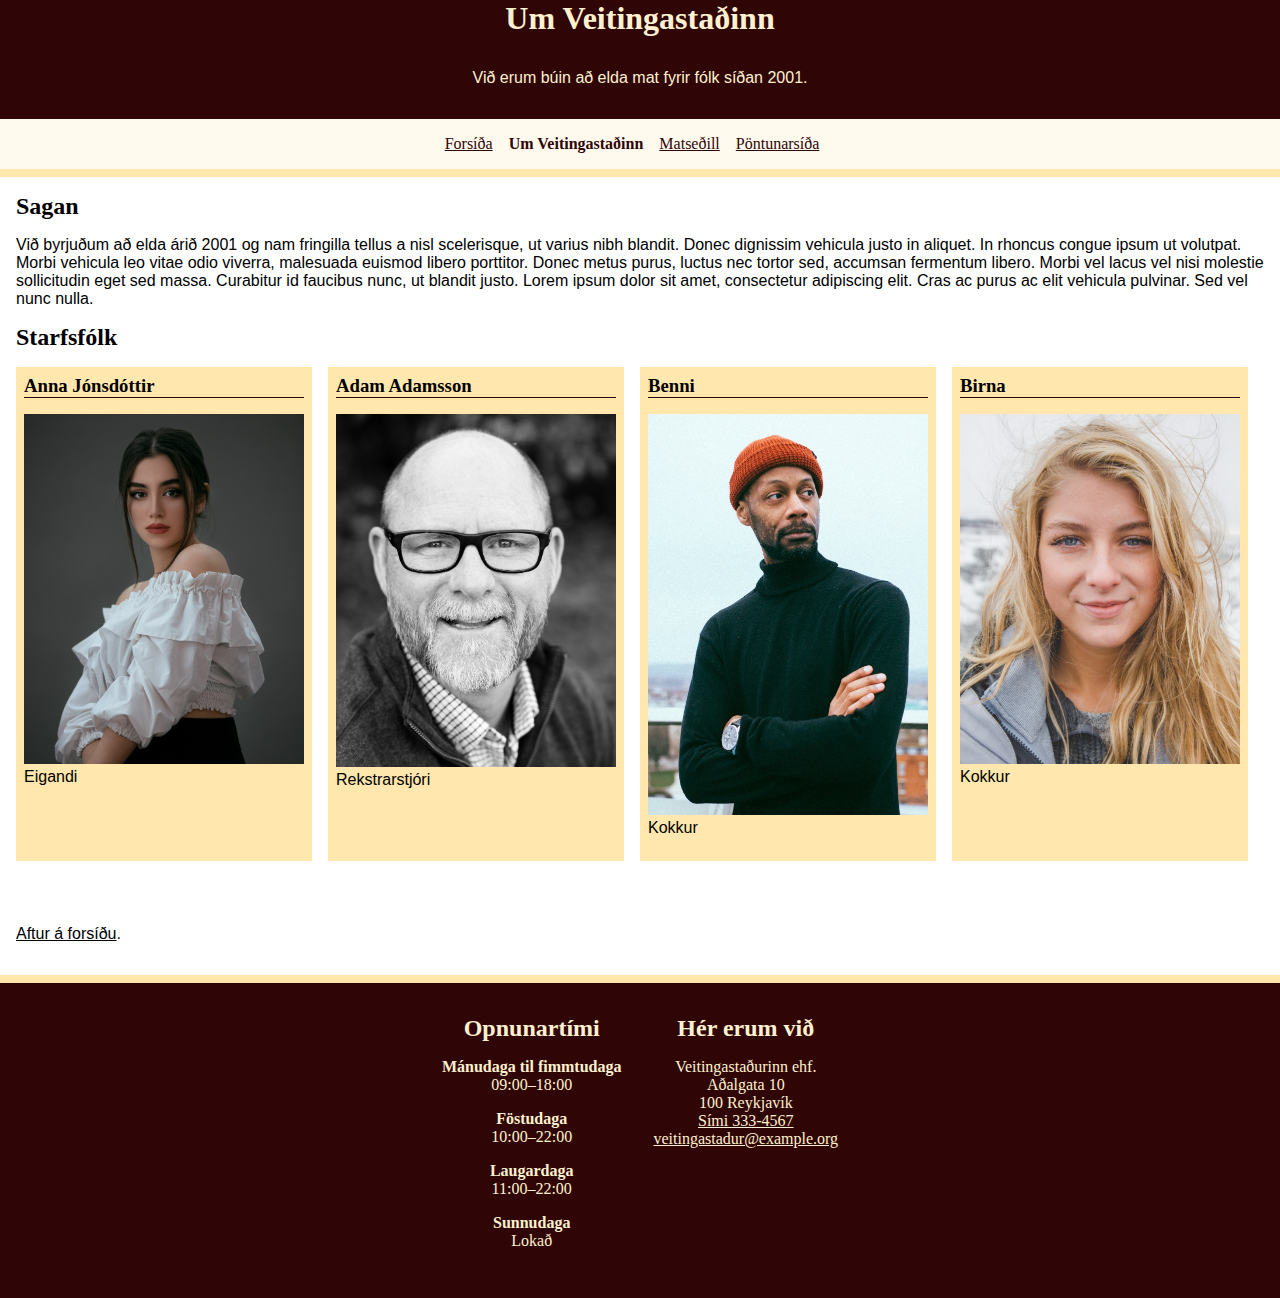
<file: Verkefni4/sidur/um.html>
<!DOCTYPE html>
<html lang="is">

<head>
  <meta charset="utf-8">
  <title>Um | Veitingastaðurinn</title>
  <link rel="stylesheet" href="../styles.css">
  <meta name="description" content="Um Veitingastaðinn, saga og starfsfólk.">
  <meta property="og:title" content="Veitingastaðurinn">
  <meta property="og:description" content="Um Veitingastaðinn, saga og starfsfólk.">
  <meta property="og:image" content="./myndir/sharing.jpg">
</head>

<body>
  <div class="wrapper">
    <div class="header">
      <header>
        <h1>Um Veitingastaðinn</h1>
        <p>Við erum búin að elda mat fyrir fólk síðan 2001.</p>
      </header>

      <p class="sr-only"><a href="#efni">Beint í efni</a></p>

      <nav class="navigation">
        <ul>
          <li><a href="../index.html">Forsíða</a></li>
          <li><strong>Um Veitingastaðinn</strong></li>
          <li><a href="./matsedill.html">Matseðill</a></li>
          <li><a href="./pontun.html">Pöntunarsíða</a></li>
        </ul>
      </nav>
    </div>
    <main class="main" id="efni">
      <section>
        <h2>Sagan</h2>
        <p>Við byrjuðum að elda árið 2001 og nam fringilla tellus a nisl scelerisque, ut varius nibh blandit. Donec
          dignissim vehicula justo in aliquet. In rhoncus congue ipsum ut volutpat. Morbi vehicula leo vitae odio
          viverra,
          malesuada euismod libero porttitor. Donec metus purus, luctus nec tortor sed, accumsan fermentum libero. Morbi
          vel lacus vel nisi molestie sollicitudin eget sed massa. Curabitur id faucibus nunc, ut blandit justo. Lorem
          ipsum dolor sit amet, consectetur adipiscing elit. Cras ac purus ac elit vehicula pulvinar. Sed vel nunc
          nulla.

        </p>
      </section>

      <section>
        <h2>Starfsfólk</h2>
        <ul class="boxes">
          <li class="box">
            <h3 class="title">Anna Jónsdóttir</h3>
            <div class="content">
              <img src="../myndir/anna.jpg" width="500" alt="">
              <p>Eigandi</p>
            </div>
          </li>
          <li class="box">
            <h3 class="title">Adam Adamsson</h3>
            <div class="content">
              <img src="../myndir/adam.jpg" width="500" alt="">
              <p>Rekstrarstjóri</p>
            </div>
          </li>
          <li class="box">
            <h3 class="title">Benni</h3>
            <div class="content">
              <img src="../myndir/benni.jpg" width="500" alt="">
              <p>Kokkur</p>
            </div>
          </li>
          <li class="box">
            <h3 class="title">Birna</h3>
            <div class="content">
              <img src="../myndir/birna.jpg" width="500" alt="">
              <p>Kokkur</p>
            </div>
          </li>
        </ul>
      </section>
      <p><a href="../index.html">Aftur á forsíðu</a>.</p>
    </main>

    <footer class="footer">
      <section>
        <h2>Opnunartími</h2>
        <dl>
          <dt>Mánudaga til fimmtudaga</dt>
          <dd>09:00–18:00</dd>
          <dt>Föstudaga</dt>
          <dd>10:00–22:00</dd>
          <dt>Laugardaga</dt>
          <dd>11:00–22:00</dd>
          <dt>Sunnudaga</dt>
          <dd>Lokað</dd>
        </dl>
      </section>

      <section>
        <h2>Hér erum við</h2>
        <ul>
          <li>Veitingastaðurinn ehf.</li>
          <li>Aðalgata 10</li>
          <li>100 Reykjavík</li>
          <li><a href="tel:3334567">Sími 333-4567</a></li>
          <li>
            <a href="mailto:veitingastadur@example.org">veitingastadur@example.org</a>
          </li>
        </ul>
      </section>
    </footer>
  </div>
</body>

</html>
</file>
<file: verkefni3Synilausn/styles.css>
/* Setjum inn „reset“ sem fjarlægir margin og padding af öllu */
* {
  margin: 0;
  padding: 0;
}

/* Reiknum stærð á öllum boxum sem border-box */
html {
  box-sizing: border-box;
}
/* og látum erfast á allt */
*,
*:before,
*:after {
  box-sizing: inherit;
}

/* hjálpar class sem felur sjónrænt en skjálesarar lesa */
.sr-only:not(:focus):not(:active) {
  clip: rect(0 0 0 0);
  clip-path: inset(50%);
  height: 1px;
  overflow: hidden;
  position: absolute;
  white-space: nowrap;
  width: 1px;
}

/* Leturgerðir */

/** Hér skal skilgreina leturgerðir **/

/* Stillingar */

:root {
  /* Grunn bilið okkar er 1rem == 16px */
  --font-base-body-px: 16px;
  --spacing: 1rem;

  /* Hámarksbreidd á efni */
  --max-width: 900px;

  /* Border breiddir */
  --border-small: 1px;
  --border-large: 8px;
  --border-radius: 6px;

  /* Litir */
  --color-gold: #ffe7ae;
  --color-gold-light: #fff1cf;
  --color-dark: #2f0505;
  --color-light: #fff9ee;

  /* Letur stillingar */
  --font-base-size: 1rem;
  --font-family-base: 'Noto Sans Display', Helvetica, Arial, sans-serif;
  --font-family-heading: 'Lora', Georgia, serif;
}

/*** Almennt ***/

html,
input,
select,
button {
  font-size: 16px;
  font-family: 'Lora', serif;
}

a {
  color: inherit;
}

h2,
h3,
section {
  margin-bottom: 1rem;
}

img {
  max-width: 100%;
}

/*** Haus ***/

body > header {
  padding: 1rem;
  border-bottom: 8px solid #ffe7ae;

  background-color: #2f0505;
  color: #fff1cf;

  text-align: center;
}

/*** Valmynd ***/

nav {
  margin-bottom: 1rem;
  padding: 1rem;

  background-color: #fff9ee;
  color: #2f0505;
}

nav ul {
  list-style: none;
  text-align: center;
}

nav ul li {
  display: inline-block;
  margin-right: 1rem;
}

/*** Meginmál ***/

main {
  margin: 0 auto;
  padding-left: 1rem;
  padding-right: 1rem;
  max-width: 900px;
}

/*** Fótur ***/

footer {
  margin-top: 1rem;
  padding: 1rem;
  border-top: 8px solid #ffe7ae;

  background-color: #2f0505;
  color: #fff1cf;

  text-align: center;
}

footer > section {
  display: inline-block;
  vertical-align: top;
}

footer ul {
  list-style: none;
  text-align: center;
}

/*** Box! ***/

.boxes {
  margin-bottom: 2rem;
  padding-bottom: 1rem;
  border-bottom: 2px solid #ffe7ae;
}

.boxes .box {
  display: inline-block;

  margin-bottom: 1rem;
  margin-right: 1%;
  width: 48%;

  vertical-align: top;
}

.boxes .box a {
  display: block;
  margin-top: 1rem;
  font-weight: bold;
}

/*** Opnunartími ***/

dt {
  font-weight: bold;
}

dd {
  margin-bottom: 1rem;
}

/*** Matseðill ***/

table {
  margin-bottom: 1rem;
  border-spacing: 0;
}

table th,
table td {
  padding: 0.5rem;
}

table tbody tr:nth-child(2n + 1) {
  background-color: #ffe7ae;
}

/*** Pöntunarform ***/

fieldset {
  margin-bottom: 1rem;
  border: 1px solid #ffe7ae;
  padding: 1rem;
}

fieldset legend {
  font-weight: bold;
}

fieldset div {
  margin-bottom: 1rem;
}

fieldset div label {
  display: block;
}

fieldset input,
fieldset select,
fieldset textarea {
  padding: 0.5rem;
}

fieldset input[type='checkbox'] {
  display: inline-block;
  margin-right: 0.5rem;
}

form button {
  padding: 0.25rem;
  border-radius: 6px;
}
</file>
<file: Verkefni4/styles.css>
/* Setjum inn „reset“ sem fjarlægir margin og padding af öllu */
* {
  margin: 0;
  padding: 0;
}

/* Reiknum stærð á öllum boxum sem border-box */
html {
  box-sizing: border-box;
}
/* og látum erfast á allt */
*,
*:before,
*:after {
  box-sizing: inherit;
}

/* hjálpar class sem felur sjónrænt en skjálesarar lesa */
.sr-only:not(:focus):not(:active) {
  clip: rect(0 0 0 0);
  clip-path: inset(50%);
  height: 1px;
  overflow: hidden;
  position: absolute;
  white-space: nowrap;
  width: 1px;
}

/* Leturgerðir */

/** Hér skal skilgreina leturgerðir **/

/* Stillingar */

:root {
  /* Grunn bilið okkar er 1rem == 16px */
  --font-base-body-px: 16px;
  --spacing: 1rem;

  /* Hámarksbreidd á efni */
  --max-width: 900px;

  /* Border breiddir */
  --border-small: 1px;
  --border-large: 8px;
  --border-radius: 6px;

  /* Litir */
  --color-gold: #ffe7ae;
  --color-gold-light: #fff1cf;
  --color-dark: #2f0505;
  --color-light: #fff9ee;

  /* Letur stillingar */
  --font-base-size: 1rem;
  --font-family-base: 'Noto Sans Display', Helvetica, Arial, sans-serif;
  --font-family-heading: 'Lora', Georgia, serif;
}

/*** Almennt ***/

html,
input,
select,
button {
  font-size: 16px;
  font-family: 'Lora', serif;
}

a {
  color: inherit;
}


h1
h2,
h3,
 {
  font-family: var(--font-family-heading);
  margin-bottom: 1rem;
}

p {
  font-family: var(--font-family-base);
  margin-bottom: var(--spacing);
}

h1 {
  margin-top: 0;
  margin-bottom: 2rem;
}

section h2  {
  margin-bottom: var(--spacing);
}

img {
  max-width: 100%;
}

.wrapper {
  margin: 0 auto;


  display: flex;
  flex-direction: column;
}
/*** Haus ***/

header {
  padding-bottom: var(--spacing);

display:flex;

align-items: center;
flex-direction: column;

  background-color: #2f0505;
  color: #fff1cf;

 
  }

/*** Valmynd ***/

nav {
  margin-bottom: 1rem;
  padding: 1rem;

  background-color: #fff9ee;
  color: #2f0505;
  border-bottom: 8px solid #ffe7ae;
}

nav ul {
  list-style: none;
  text-align: center;
  display: flex;
  justify-content: center;
}

nav ul li {
  display: flex;
  flex-direction: row;
  margin-right: 1rem;
}

/*** Meginmál ***/

main {
  margin: 0 auto;
  padding-left: 1rem;
  padding-right: 1rem;

}

/*** Fótur ***/

footer {
  margin-top: 1rem;
  padding: 1rem;
  border-top: 8px solid #ffe7ae;

  background-color: #2f0505;
  color: #fff1cf;

  display: flex;
  flex-direction: row;

justify-content:center
}

footer > section {
margin: var(--spacing);
flex-direction: column;
display: flex;
align-items: center;

}





footer ul, footer dl {
display: flex;
flex-direction: column;
align-items: center;
  list-style: none;


}

/*** Box! ***/

.boxes {
  margin-bottom: var(--spacing);
  padding-bottom: var(--spacing);
flex: 1;


}

.boxes .box {

  display: flex;
  margin-bottom: 2rem;
  margin-right: var(--spacing);

  background-color: var(--color-gold);
  flex-direction: column;


  
  padding: 0.5rem;
  flex: 1;

}

ul {
  display: flex;
  flex-direction: row;
}

.row-container {
  display: flex;
  flex-direction: row;


}

.stretch  {
  align-items: stretch;
}

.boxes .box a {

  margin-top: 1rem;
  font-weight: bold;

}

.boxes .box h3 {
  border-bottom: var(--border-small) solid var(--color-dark);
  margin-bottom: 1rem;
}



/*** Opnunartími ***/

dt {
  font-weight: bold;
}

dd {
  margin-bottom: 1rem;
}

/*** Matseðill ***/

table {
  margin-bottom: 1rem;
  border-spacing: 0;
}

table th,
table td {
  padding: 0.5rem;
}

table tbody tr:nth-child(2n + 1) {
  background-color: #ffe7ae;
}

/*** Pöntunarform ***/

fieldset {
  margin-bottom: 1rem;
  border: 1px solid #ffe7ae;
  padding: 1rem;
}

fieldset legend {
  font-weight: bold;
}

fieldset div {
  margin-bottom: 1rem;
}

fieldset div label {
  display: block;
}

fieldset input,
fieldset select,
fieldset textarea {
  padding: 0.5rem;
}

fieldset input[type='checkbox'] {
  display: inline-block;
  margin-right: 0.5rem;
}

form button {
  padding: 0.25rem;
  border-radius: 6px;
}
</file>
